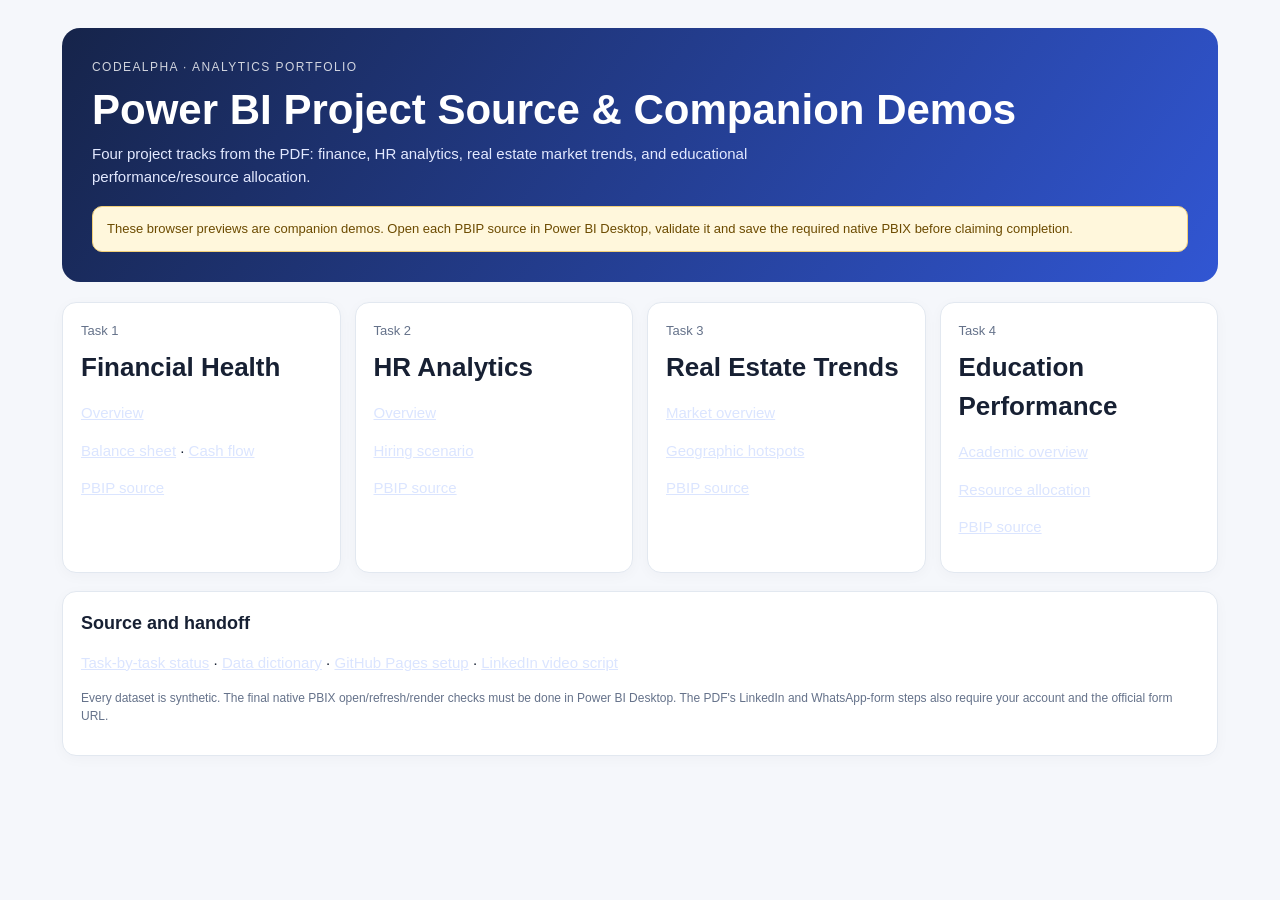
<file: index.html>
<!doctype html>
<html lang="en"><head><meta charset="utf-8"><meta name="viewport" content="width=device-width,initial-scale=1"><title>CodeAlpha Power BI Analytics Portfolio</title><link rel="stylesheet" href="dashboard.css"></head>
<body><main class="wrap"><header class="hero"><div class="eyebrow">CodeAlpha · Analytics Portfolio</div><h1>Power BI Project Source & Companion Demos</h1><p>Four project tracks from the PDF: finance, HR analytics, real estate market trends, and educational performance/resource allocation.</p><div class="notice">These browser previews are companion demos. Open each PBIP source in Power BI Desktop, validate it and save the required native PBIX before claiming completion.</div></header>
<div class="kpis">
<section class="kpi"><div class="kpi-label">Task 1</div><div class="kpi-value">Financial Health</div><p><a href="FinancialHealthDashboard/dashboard.html">Overview</a></p><p><a href="FinancialHealthDashboard/balance_sheet.html">Balance sheet</a> · <a href="FinancialHealthDashboard/cash_flow.html">Cash flow</a></p><p><a href="PowerBIProjects/FinancialHealth/FinancialHealth.pbip">PBIP source</a></p></section>
<section class="kpi"><div class="kpi-label">Task 2</div><div class="kpi-value">HR Analytics</div><p><a href="HRAnalytics/dashboard.html">Overview</a></p><p><a href="HRAnalytics/hiring_forecast.html">Hiring scenario</a></p><p><a href="PowerBIProjects/HRAnalytics/HRAnalytics.pbip">PBIP source</a></p></section>
<section class="kpi"><div class="kpi-label">Task 3</div><div class="kpi-value">Real Estate Trends</div><p><a href="RealEstateMarketTrends/dashboard.html">Market overview</a></p><p><a href="RealEstateMarketTrends/geographic_hotspots.html">Geographic hotspots</a></p><p><a href="PowerBIProjects/RealEstateMarket/RealEstateMarket.pbip">PBIP source</a></p></section>
<section class="kpi"><div class="kpi-label">Task 4</div><div class="kpi-value">Education Performance</div><p><a href="EducationalPerformance/dashboard.html">Academic overview</a></p><p><a href="EducationalPerformance/resource_allocation.html">Resource allocation</a></p><p><a href="PowerBIProjects/EducationPerformance/EducationPerformance.pbip">PBIP source</a></p></section>
</div><section class="panel"><h2>Source and handoff</h2><p><a href="PROJECT_STATUS.md">Task-by-task status</a> · <a href="DATA_DICTIONARY.md">Data dictionary</a> · <a href="GITHUB_PAGES.md">GitHub Pages setup</a> · <a href="LINKEDIN_DEMO_SCRIPT.md">LinkedIn video script</a></p><p class="muted">Every dataset is synthetic. The final native PBIX open/refresh/render checks must be done in Power BI Desktop. The PDF's LinkedIn and WhatsApp-form steps also require your account and the official form URL.</p></section></main></body></html>
</file>
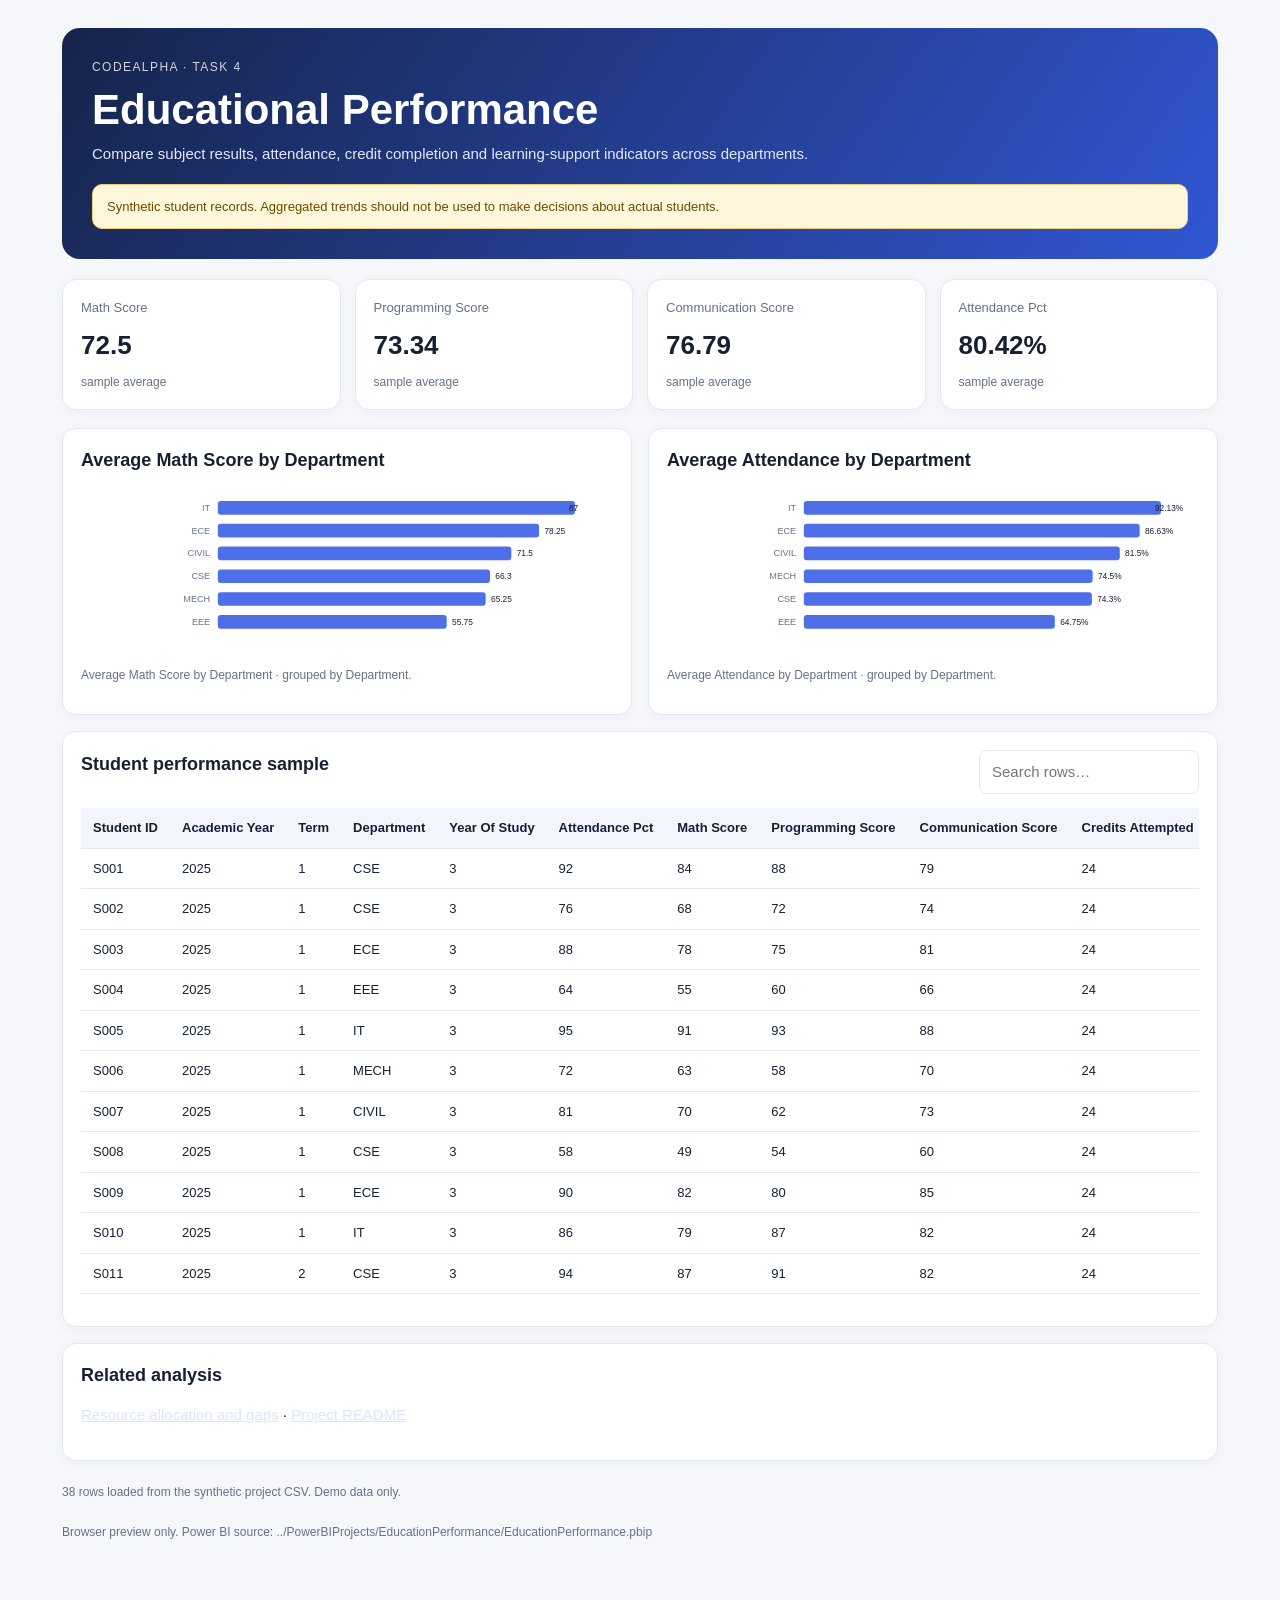
<file: EducationalPerformance/dashboard.html>
<!doctype html>
<html lang="en"><head><meta charset="utf-8"><meta name="viewport" content="width=device-width,initial-scale=1"><title>Educational Performance Dashboard Preview</title><link rel="stylesheet" href="../dashboard.css"></head>
<body data-csv="student_performance.csv" data-group="Department" data-metric-a="MathScore" data-metric-b="AttendancePct" data-kpis="MathScore|ProgrammingScore|CommunicationScore|AttendancePct" data-chart-a="Average Math Score by Department" data-chart-b="Average Attendance by Department">
<div class="wrap"><header class="hero"><div class="eyebrow">CodeAlpha · Task 4</div><h1>Educational Performance</h1><p>Compare subject results, attendance, credit completion and learning-support indicators across departments.</p><div class="notice">Synthetic student records. Aggregated trends should not be used to make decisions about actual students.</div></header><div id="kpis" class="kpis"></div><div class="charts"><section class="panel"><h2>Average Math Score by Department</h2><div id="chartA" class="chart"></div></section><section class="panel"><h2>Average Attendance by Department</h2><div id="chartB" class="chart"></div></section></div><section class="panel" style="margin-top:16px"><div class="toolbar"><h2>Student performance sample</h2><input id="search" placeholder="Search rows…"></div><div id="dataTable" class="table-wrap"></div></section><section class="panel" style="margin-top:16px"><h2>Related analysis</h2><p><a href="resource_allocation.html">Resource allocation and gaps</a> · <a href="README.md">Project README</a></p></section><p id="status" class="footer">Loading sample data…</p><p class="footer">Browser preview only. Power BI source: ../PowerBIProjects/EducationPerformance/EducationPerformance.pbip</p></div><script src="../dashboard.js"></script></body></html>
</file>
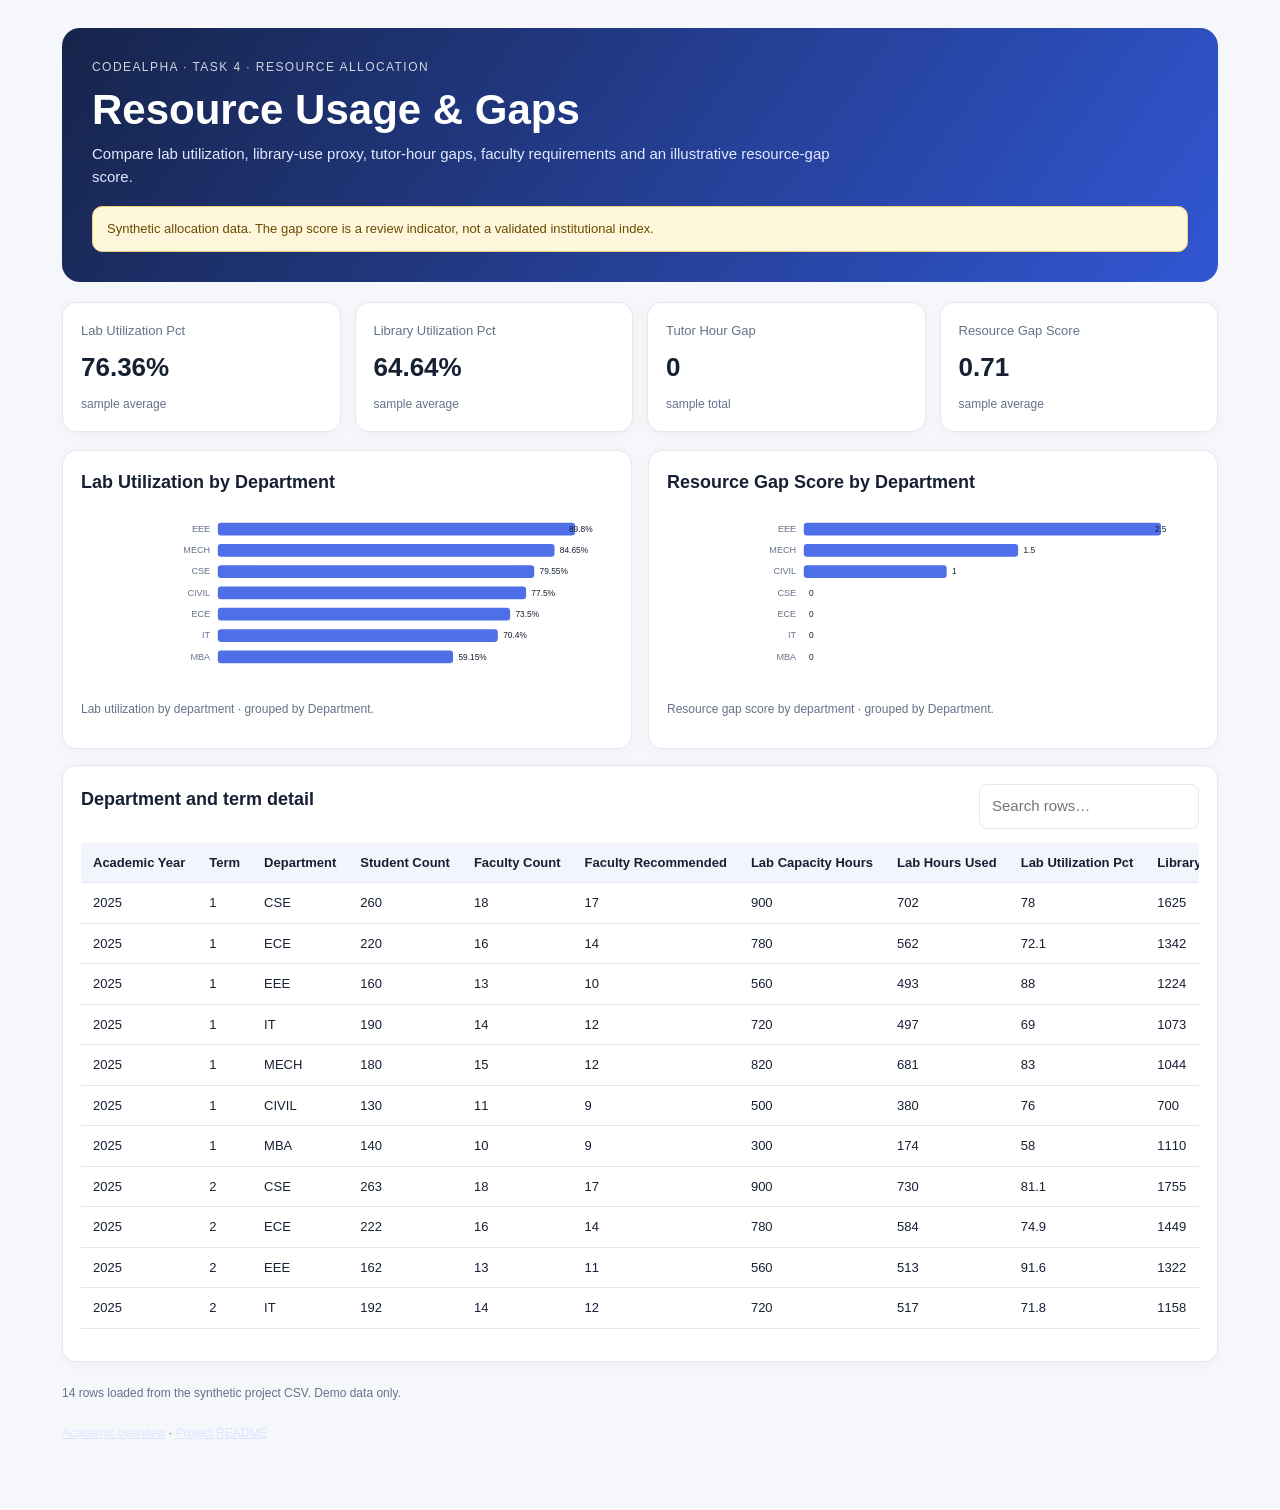
<file: EducationalPerformance/resource_allocation.html>
<!doctype html>
<html lang="en"><head><meta charset="utf-8"><meta name="viewport" content="width=device-width,initial-scale=1"><title>Education Resource Allocation Preview</title><link rel="stylesheet" href="../dashboard.css"></head>
<body data-csv="resource_allocation.csv" data-group="Department" data-metric-a="LabUtilizationPct" data-metric-b="ResourceGapScore" data-kpis="LabUtilizationPct|LibraryUtilizationPct|TutorHourGap|ResourceGapScore" data-chart-a="Lab utilization by department" data-chart-b="Resource gap score by department">
<div class="wrap"><header class="hero"><div class="eyebrow">CodeAlpha · Task 4 · Resource Allocation</div><h1>Resource Usage & Gaps</h1><p>Compare lab utilization, library-use proxy, tutor-hour gaps, faculty requirements and an illustrative resource-gap score.</p><div class="notice">Synthetic allocation data. The gap score is a review indicator, not a validated institutional index.</div></header><div id="kpis" class="kpis"></div><div class="charts"><section class="panel"><h2>Lab Utilization by Department</h2><div id="chartA" class="chart"></div></section><section class="panel"><h2>Resource Gap Score by Department</h2><div id="chartB" class="chart"></div></section></div><section class="panel" style="margin-top:16px"><div class="toolbar"><h2>Department and term detail</h2><input id="search" placeholder="Search rows…"></div><div id="dataTable" class="table-wrap"></div></section><p id="status" class="footer">Loading sample data…</p><p class="footer"><a href="dashboard.html">Academic overview</a> · <a href="README.md">Project README</a></p></div><script src="../dashboard.js"></script></body></html>
</file>
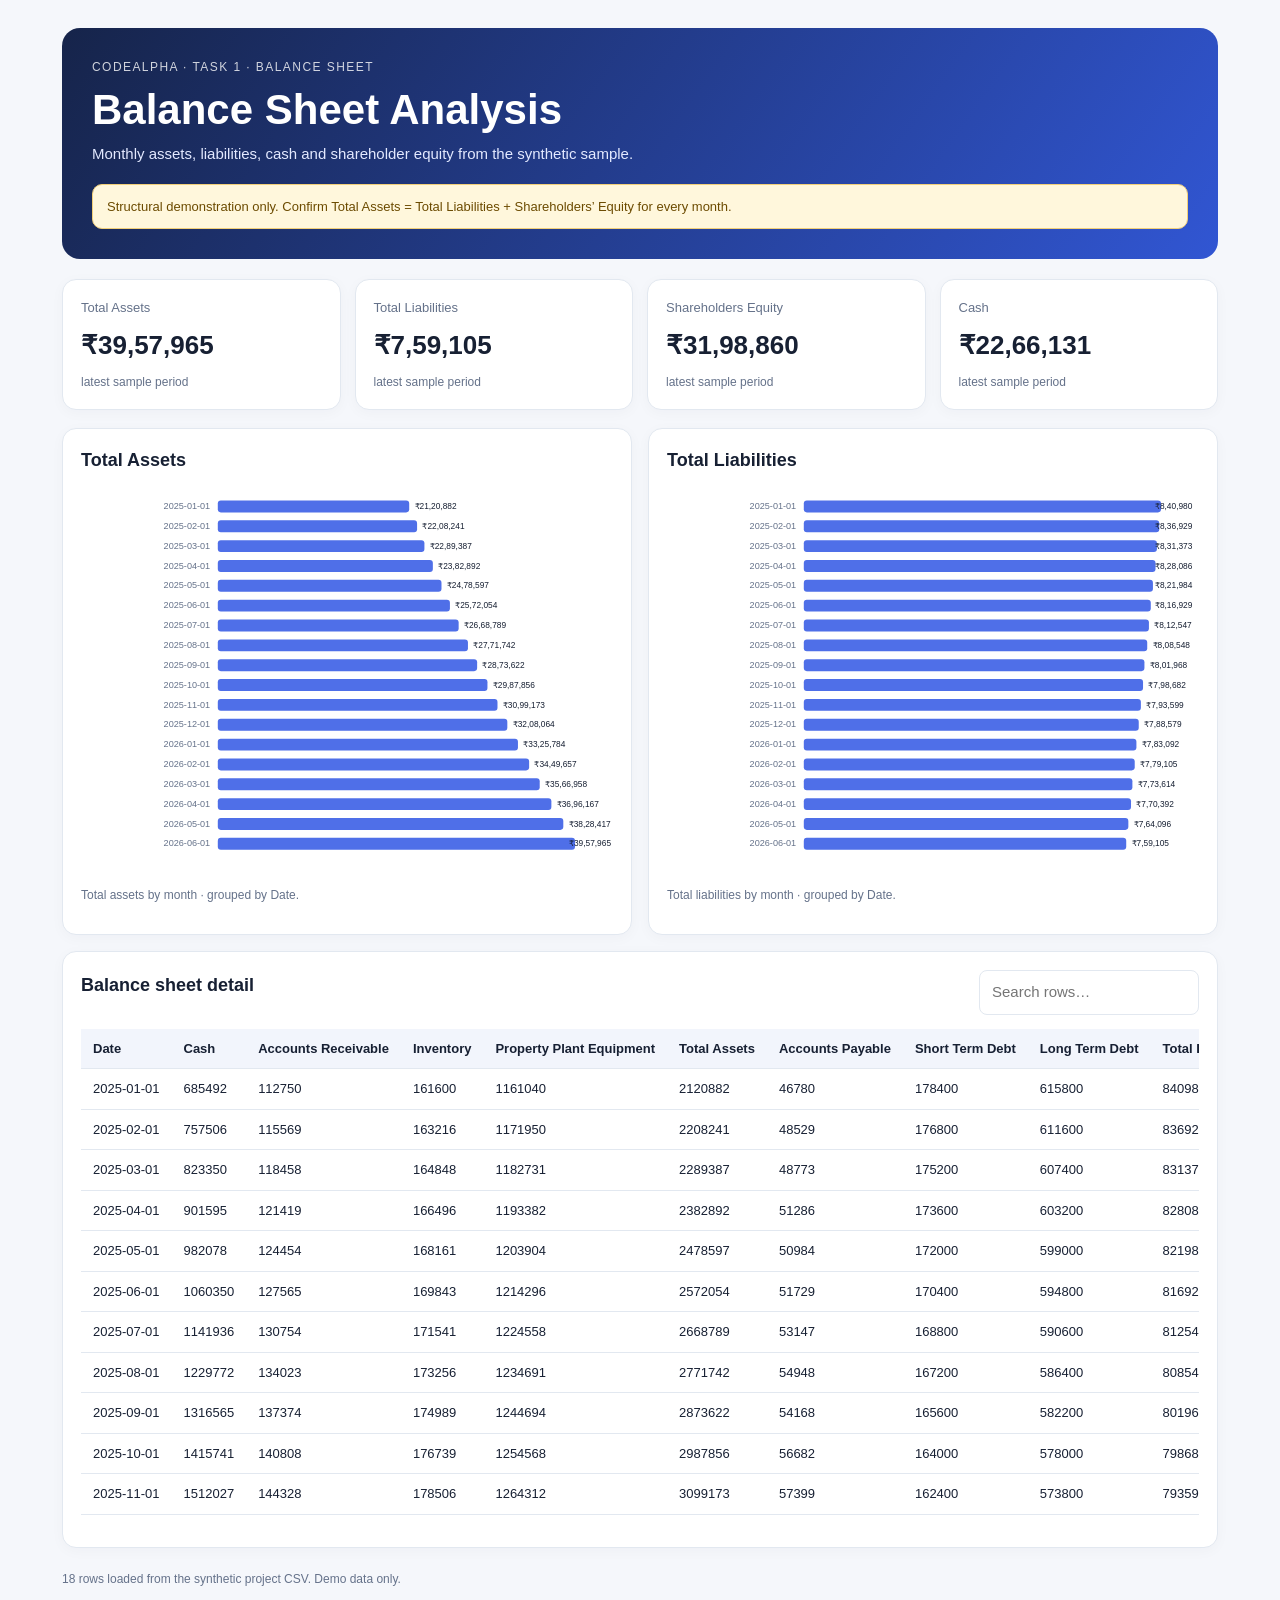
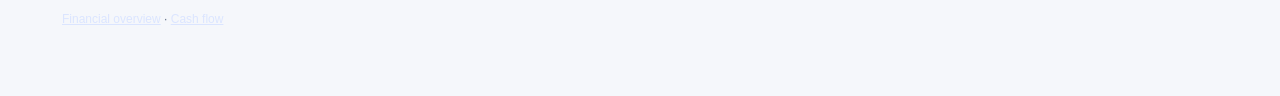
<file: FinancialHealthDashboard/balance_sheet.html>
<!doctype html>
<html lang="en"><head><meta charset="utf-8"><meta name="viewport" content="width=device-width,initial-scale=1"><title>Balance Sheet Preview</title><link rel="stylesheet" href="../dashboard.css"></head>
<body data-csv="balance_sheet_data.csv" data-group="Date" data-metric-a="TotalAssets" data-metric-b="TotalLiabilities" data-kpis="TotalAssets|TotalLiabilities|ShareholdersEquity|Cash" data-chart-a="Total assets by month" data-chart-b="Total liabilities by month">
<div class="wrap"><header class="hero"><div class="eyebrow">CodeAlpha · Task 1 · Balance Sheet</div><h1>Balance Sheet Analysis</h1><p>Monthly assets, liabilities, cash and shareholder equity from the synthetic sample.</p><div class="notice">Structural demonstration only. Confirm Total Assets = Total Liabilities + Shareholders’ Equity for every month.</div></header><div id="kpis" class="kpis"></div><div class="charts"><section class="panel"><h2>Total Assets</h2><div id="chartA" class="chart"></div></section><section class="panel"><h2>Total Liabilities</h2><div id="chartB" class="chart"></div></section></div><section class="panel" style="margin-top:16px"><div class="toolbar"><h2>Balance sheet detail</h2><input id="search" placeholder="Search rows…"></div><div id="dataTable" class="table-wrap"></div></section><p id="status" class="footer">Loading sample data…</p><p class="footer"><a href="dashboard.html">Financial overview</a> · <a href="cash_flow.html">Cash flow</a></p></div><script src="../dashboard.js"></script></body></html>
</file>
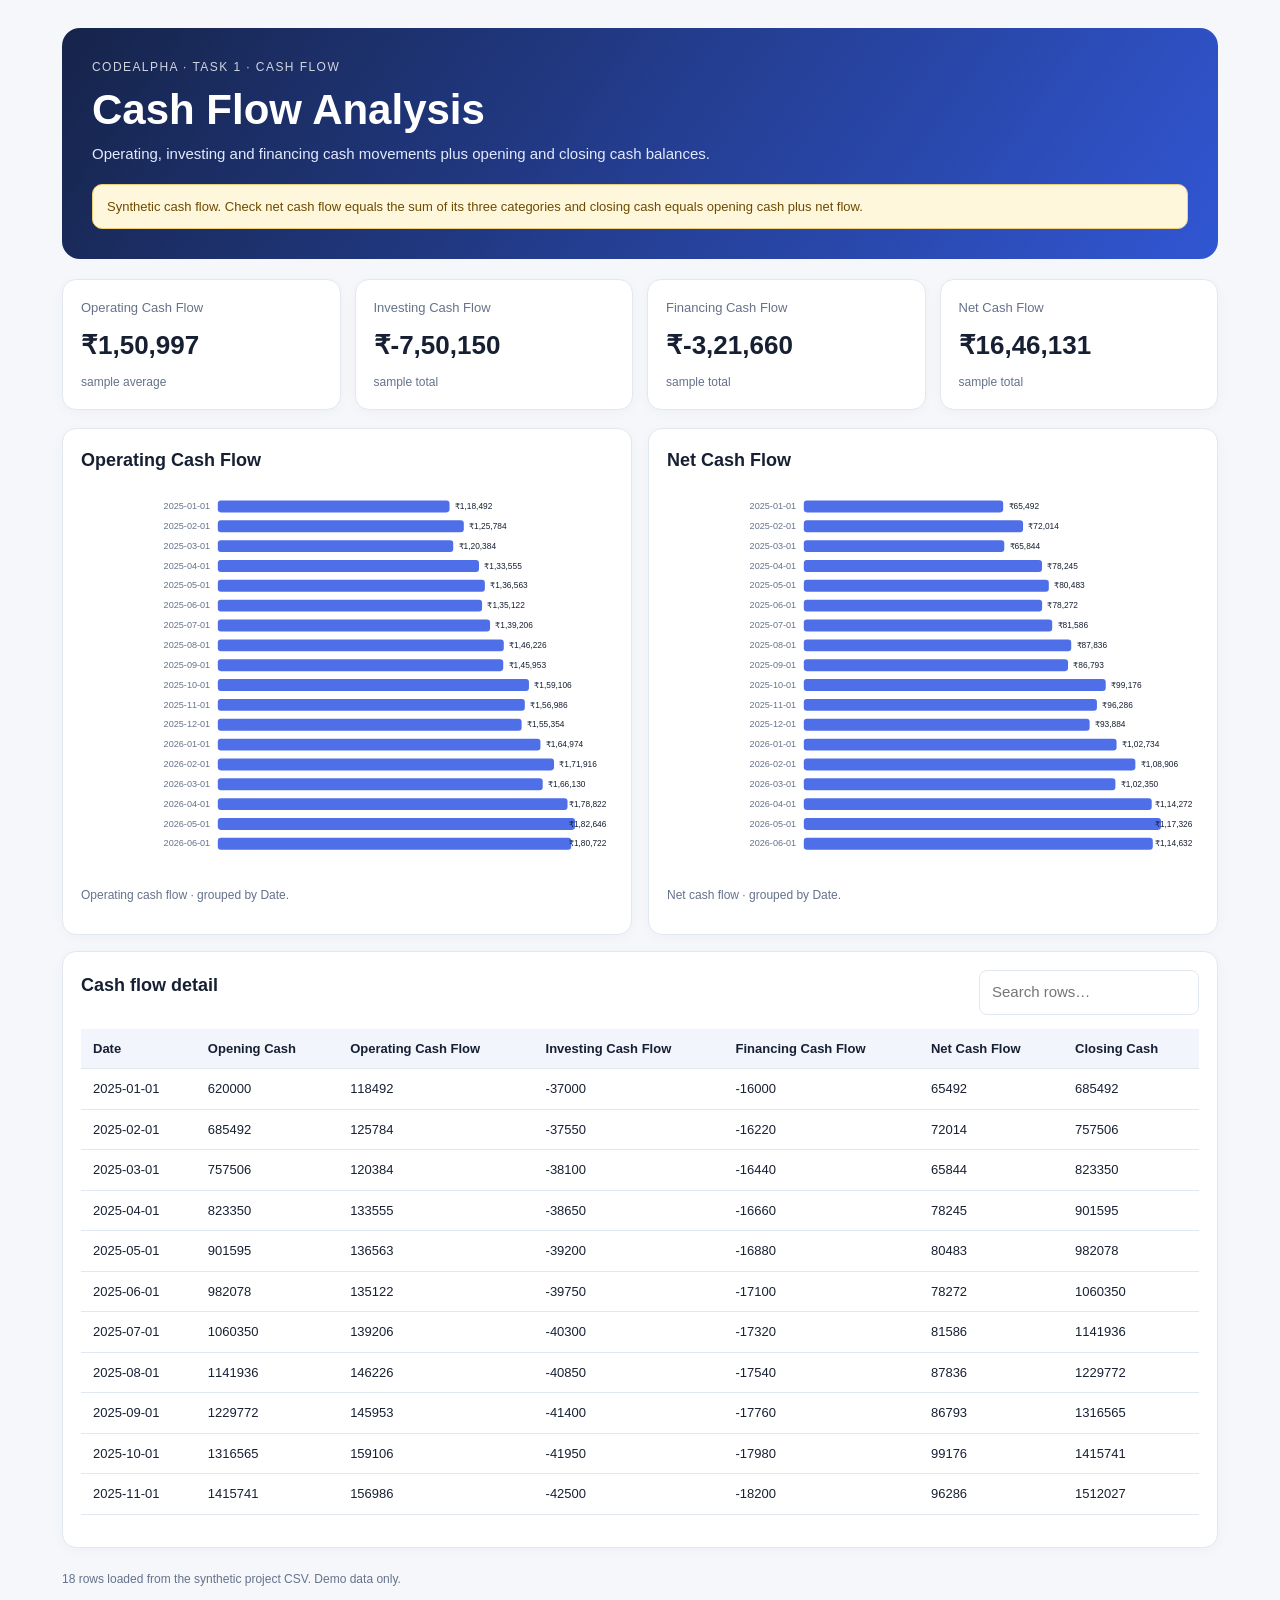
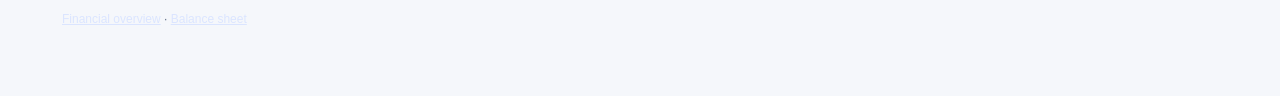
<file: FinancialHealthDashboard/cash_flow.html>
<!doctype html>
<html lang="en"><head><meta charset="utf-8"><meta name="viewport" content="width=device-width,initial-scale=1"><title>Cash Flow Preview</title><link rel="stylesheet" href="../dashboard.css"></head>
<body data-csv="cash_flow_data.csv" data-group="Date" data-metric-a="OperatingCashFlow" data-metric-b="NetCashFlow" data-kpis="OperatingCashFlow|InvestingCashFlow|FinancingCashFlow|NetCashFlow" data-chart-a="Operating cash flow" data-chart-b="Net cash flow">
<div class="wrap"><header class="hero"><div class="eyebrow">CodeAlpha · Task 1 · Cash Flow</div><h1>Cash Flow Analysis</h1><p>Operating, investing and financing cash movements plus opening and closing cash balances.</p><div class="notice">Synthetic cash flow. Check net cash flow equals the sum of its three categories and closing cash equals opening cash plus net flow.</div></header><div id="kpis" class="kpis"></div><div class="charts"><section class="panel"><h2>Operating Cash Flow</h2><div id="chartA" class="chart"></div></section><section class="panel"><h2>Net Cash Flow</h2><div id="chartB" class="chart"></div></section></div><section class="panel" style="margin-top:16px"><div class="toolbar"><h2>Cash flow detail</h2><input id="search" placeholder="Search rows…"></div><div id="dataTable" class="table-wrap"></div></section><p id="status" class="footer">Loading sample data…</p><p class="footer"><a href="dashboard.html">Financial overview</a> · <a href="balance_sheet.html">Balance sheet</a></p></div><script src="../dashboard.js"></script></body></html>
</file>
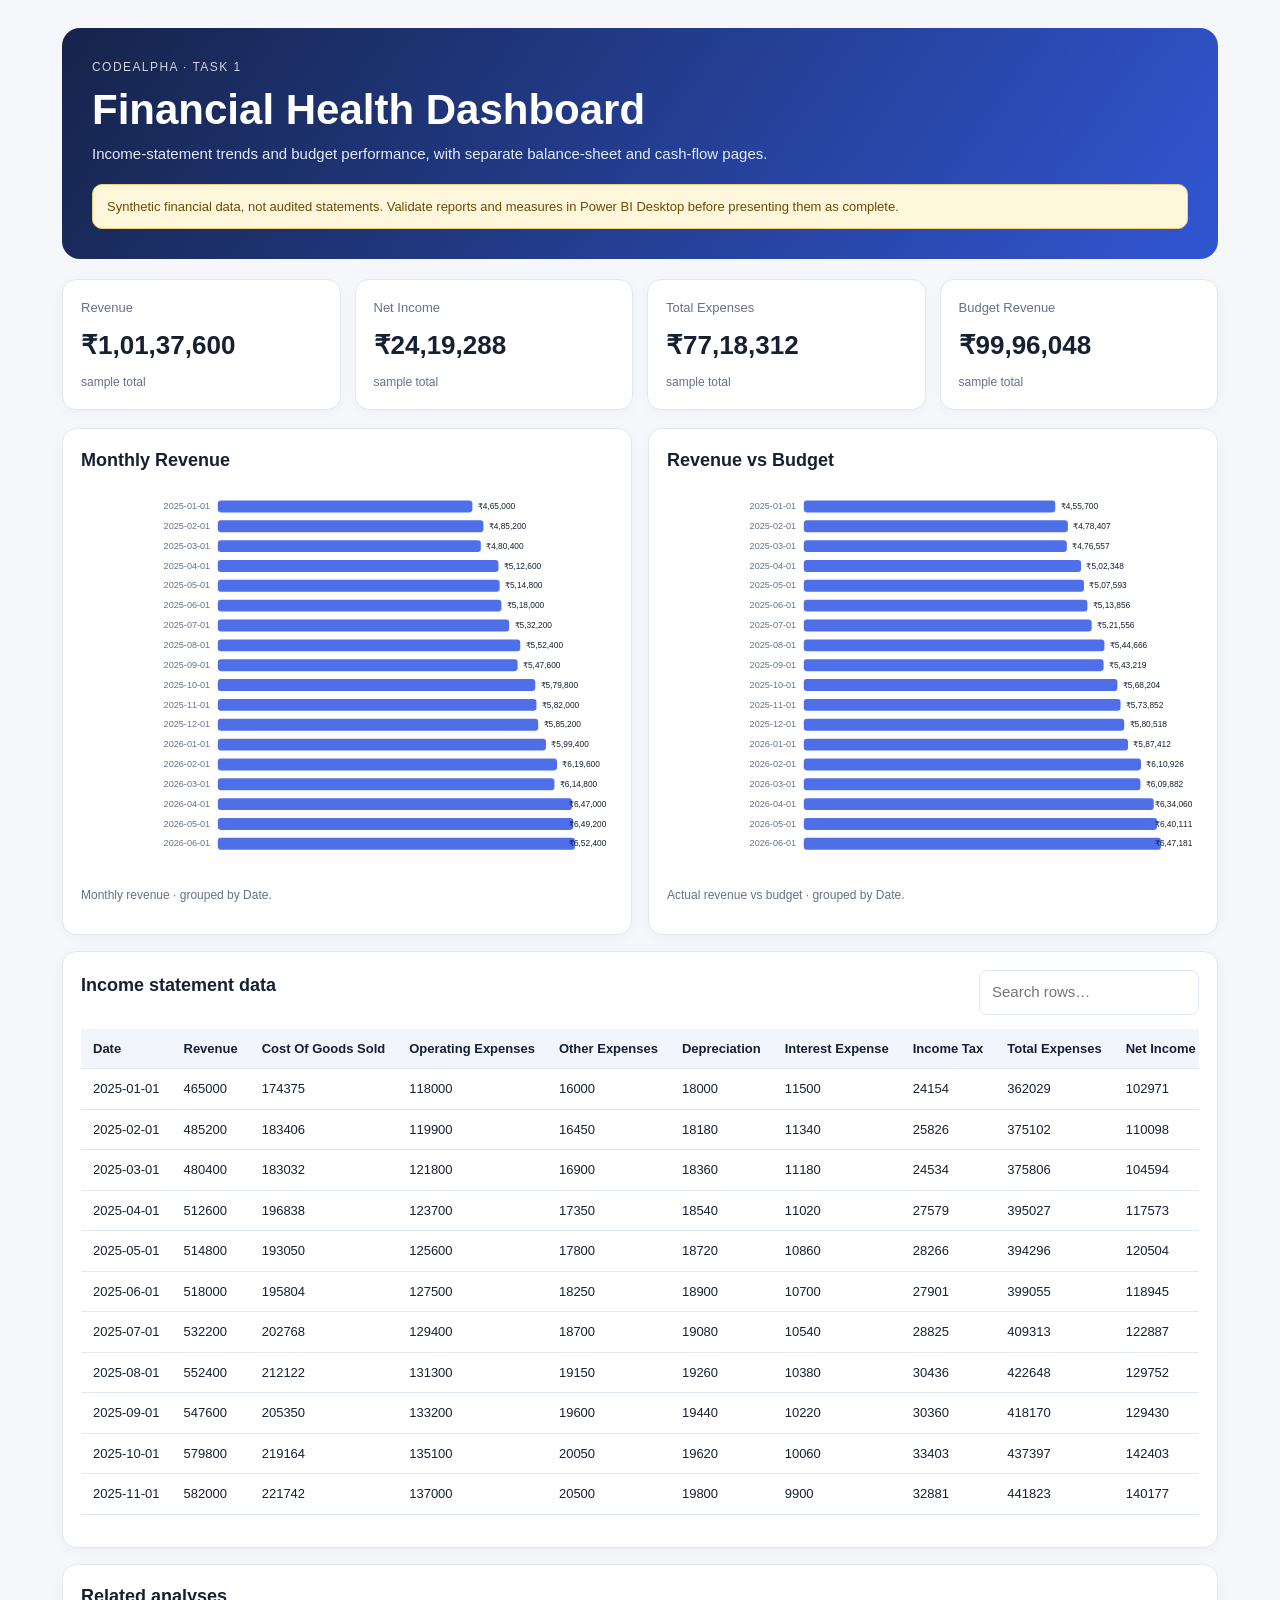
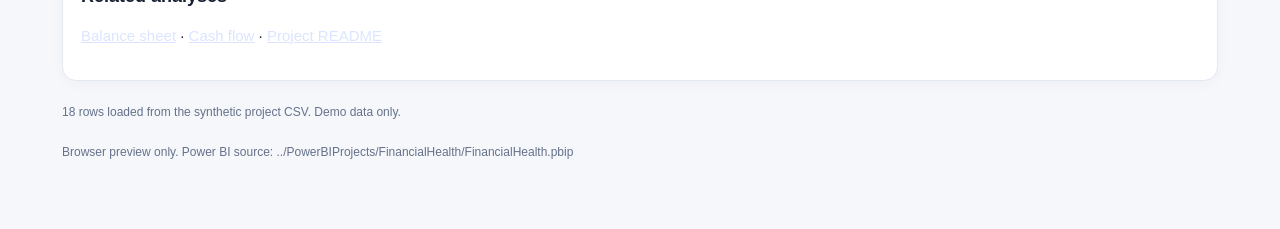
<file: FinancialHealthDashboard/dashboard.html>
<!doctype html>
<html lang="en"><head><meta charset="utf-8"><meta name="viewport" content="width=device-width,initial-scale=1"><title>Financial Health Dashboard Preview</title><link rel="stylesheet" href="../dashboard.css"></head>
<body data-csv="income_statement_data.csv" data-group="Date" data-metric-a="Revenue" data-metric-b="BudgetRevenue" data-kpis="Revenue|NetIncome|TotalExpenses|BudgetRevenue" data-chart-a="Monthly revenue" data-chart-b="Actual revenue vs budget">
<div class="wrap"><header class="hero"><div class="eyebrow">CodeAlpha · Task 1</div><h1>Financial Health Dashboard</h1><p>Income-statement trends and budget performance, with separate balance-sheet and cash-flow pages.</p><div class="notice">Synthetic financial data, not audited statements. Validate reports and measures in Power BI Desktop before presenting them as complete.</div></header><div id="kpis" class="kpis"></div><div class="charts"><section class="panel"><h2>Monthly Revenue</h2><div id="chartA" class="chart"></div></section><section class="panel"><h2>Revenue vs Budget</h2><div id="chartB" class="chart"></div></section></div><section class="panel" style="margin-top:16px"><div class="toolbar"><h2>Income statement data</h2><input id="search" placeholder="Search rows…"></div><div id="dataTable" class="table-wrap"></div></section><section class="panel" style="margin-top:16px"><h2>Related analyses</h2><p><a href="balance_sheet.html">Balance sheet</a> · <a href="cash_flow.html">Cash flow</a> · <a href="README.md">Project README</a></p></section><p id="status" class="footer">Loading sample data…</p><p class="footer">Browser preview only. Power BI source: ../PowerBIProjects/FinancialHealth/FinancialHealth.pbip</p></div><script src="../dashboard.js"></script></body></html>
</file>
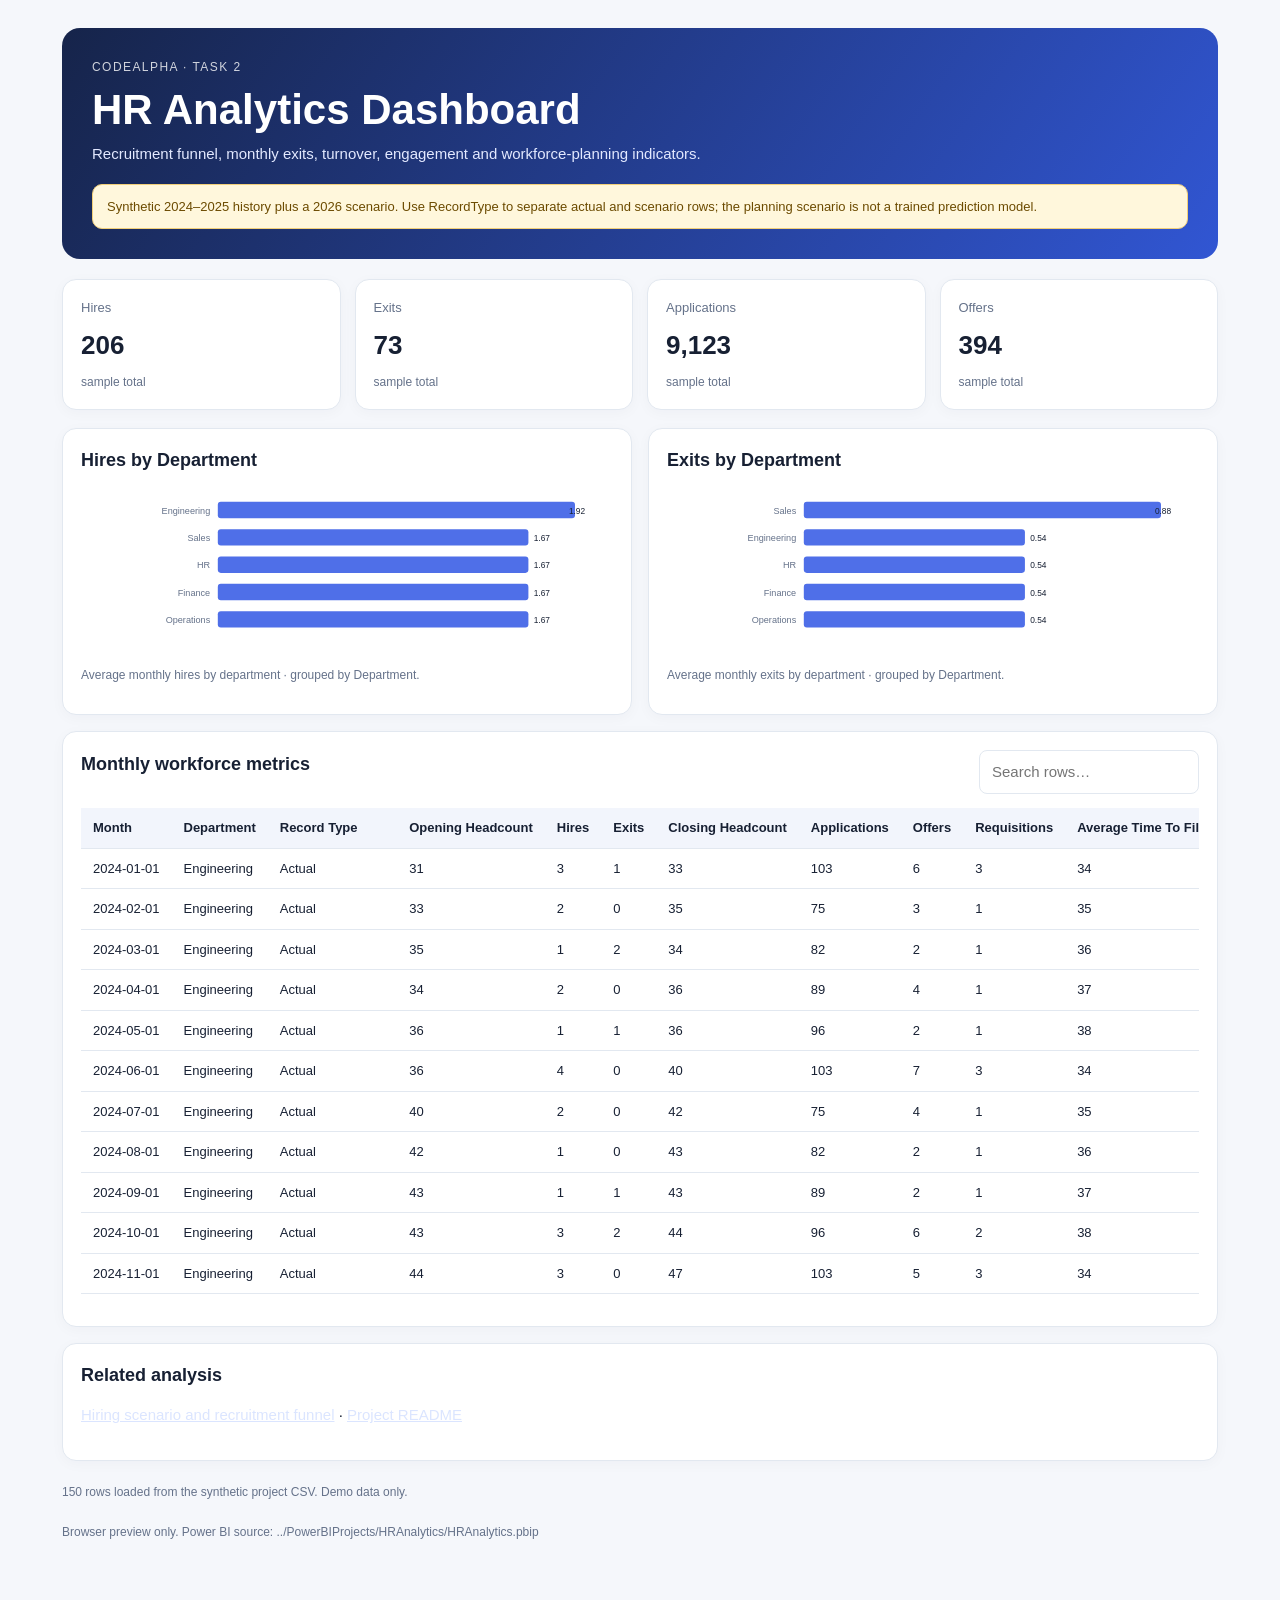
<file: HRAnalytics/dashboard.html>
<!doctype html>
<html lang="en"><head><meta charset="utf-8"><meta name="viewport" content="width=device-width,initial-scale=1"><title>HR Analytics Dashboard Preview</title><link rel="stylesheet" href="../dashboard.css"></head>
<body data-csv="hr_monthly_metrics.csv" data-group="Department" data-metric-a="Hires" data-metric-b="Exits" data-kpis="Hires|Exits|Applications|Offers" data-chart-a="Average monthly hires by department" data-chart-b="Average monthly exits by department">
<div class="wrap"><header class="hero"><div class="eyebrow">CodeAlpha · Task 2</div><h1>HR Analytics Dashboard</h1><p>Recruitment funnel, monthly exits, turnover, engagement and workforce-planning indicators.</p><div class="notice">Synthetic 2024–2025 history plus a 2026 scenario. Use RecordType to separate actual and scenario rows; the planning scenario is not a trained prediction model.</div></header><div id="kpis" class="kpis"></div><div class="charts"><section class="panel"><h2>Hires by Department</h2><div id="chartA" class="chart"></div></section><section class="panel"><h2>Exits by Department</h2><div id="chartB" class="chart"></div></section></div><section class="panel" style="margin-top:16px"><div class="toolbar"><h2>Monthly workforce metrics</h2><input id="search" placeholder="Search rows…"></div><div id="dataTable" class="table-wrap"></div></section><section class="panel" style="margin-top:16px"><h2>Related analysis</h2><p><a href="hiring_forecast.html">Hiring scenario and recruitment funnel</a> · <a href="README.md">Project README</a></p></section><p id="status" class="footer">Loading sample data…</p><p class="footer">Browser preview only. Power BI source: ../PowerBIProjects/HRAnalytics/HRAnalytics.pbip</p></div><script src="../dashboard.js"></script></body></html>
</file>
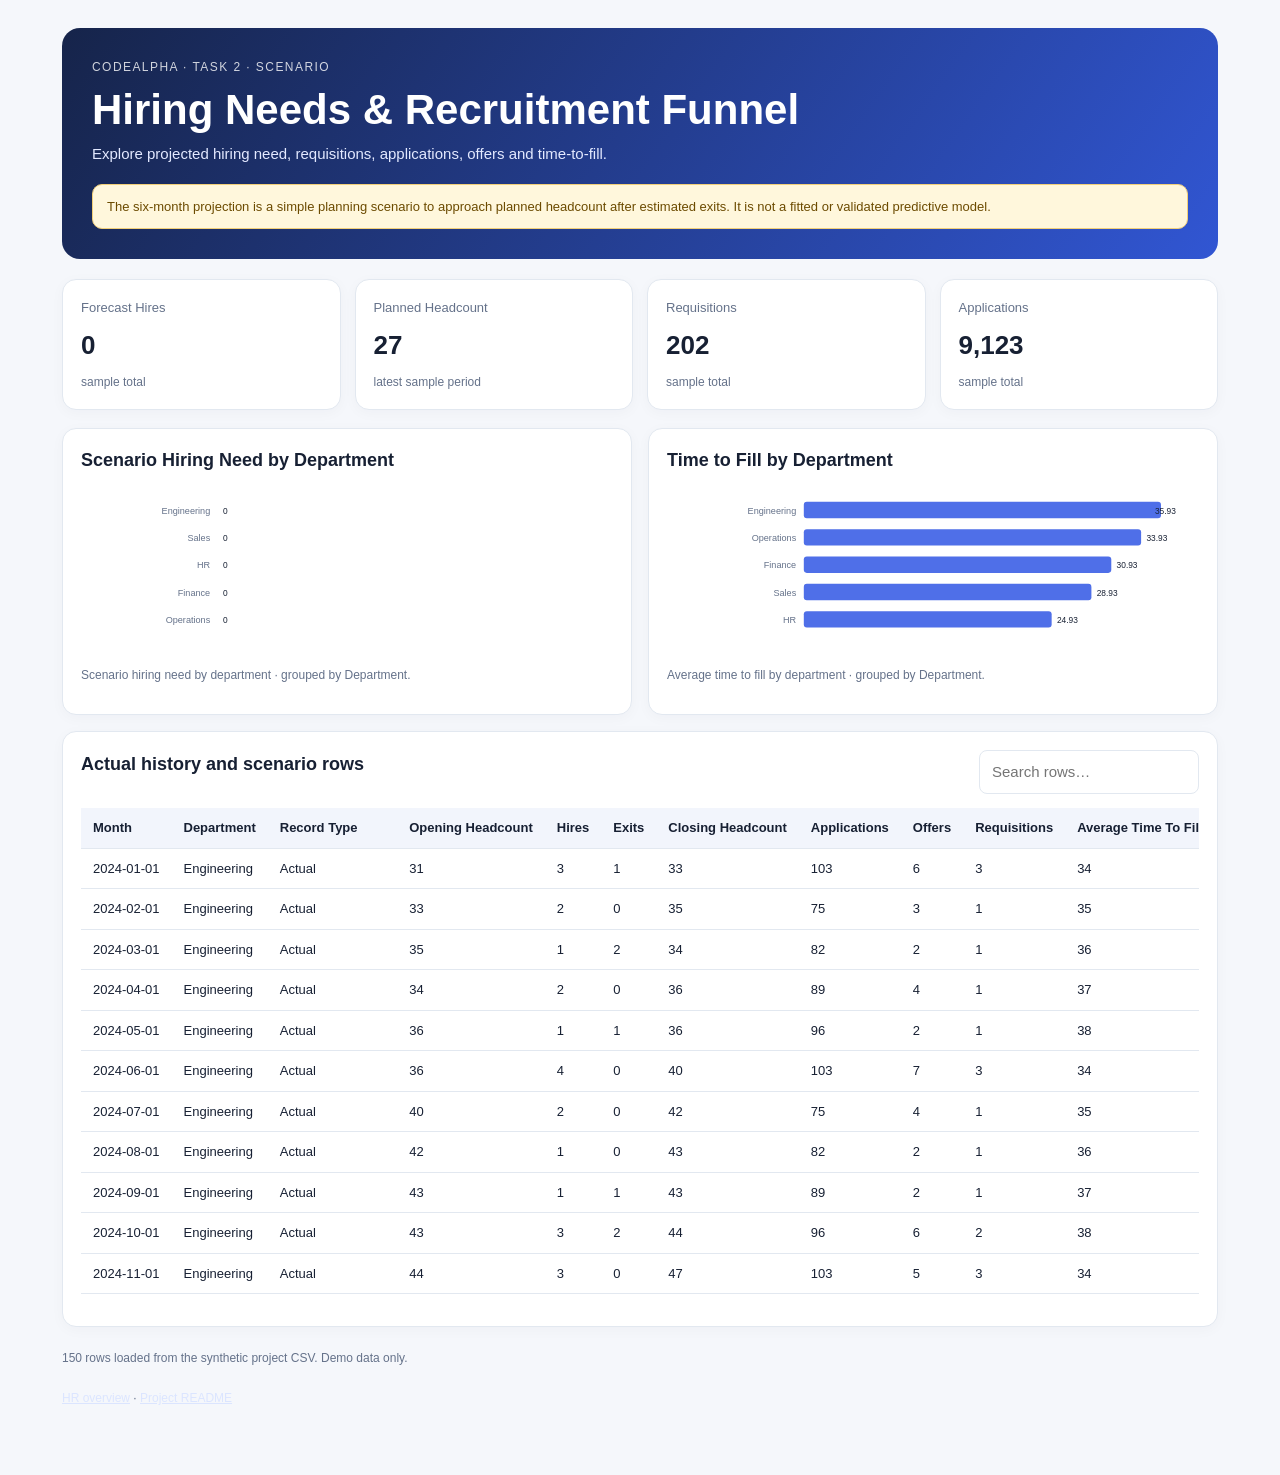
<file: HRAnalytics/hiring_forecast.html>
<!doctype html>
<html lang="en"><head><meta charset="utf-8"><meta name="viewport" content="width=device-width,initial-scale=1"><title>HR Hiring Scenario Preview</title><link rel="stylesheet" href="../dashboard.css"></head>
<body data-csv="hr_monthly_metrics.csv" data-group="Department" data-metric-a="ForecastHires" data-metric-b="AverageTimeToFillDays" data-kpis="ForecastHires|PlannedHeadcount|Requisitions|Applications" data-chart-a="Scenario hiring need by department" data-chart-b="Average time to fill by department">
<div class="wrap"><header class="hero"><div class="eyebrow">CodeAlpha · Task 2 · Scenario</div><h1>Hiring Needs & Recruitment Funnel</h1><p>Explore projected hiring need, requisitions, applications, offers and time-to-fill.</p><div class="notice">The six-month projection is a simple planning scenario to approach planned headcount after estimated exits. It is not a fitted or validated predictive model.</div></header><div id="kpis" class="kpis"></div><div class="charts"><section class="panel"><h2>Scenario Hiring Need by Department</h2><div id="chartA" class="chart"></div></section><section class="panel"><h2>Time to Fill by Department</h2><div id="chartB" class="chart"></div></section></div><section class="panel" style="margin-top:16px"><div class="toolbar"><h2>Actual history and scenario rows</h2><input id="search" placeholder="Search rows…"></div><div id="dataTable" class="table-wrap"></div></section><p id="status" class="footer">Loading sample data…</p><p class="footer"><a href="dashboard.html">HR overview</a> · <a href="README.md">Project README</a></p></div><script src="../dashboard.js"></script></body></html>
</file>
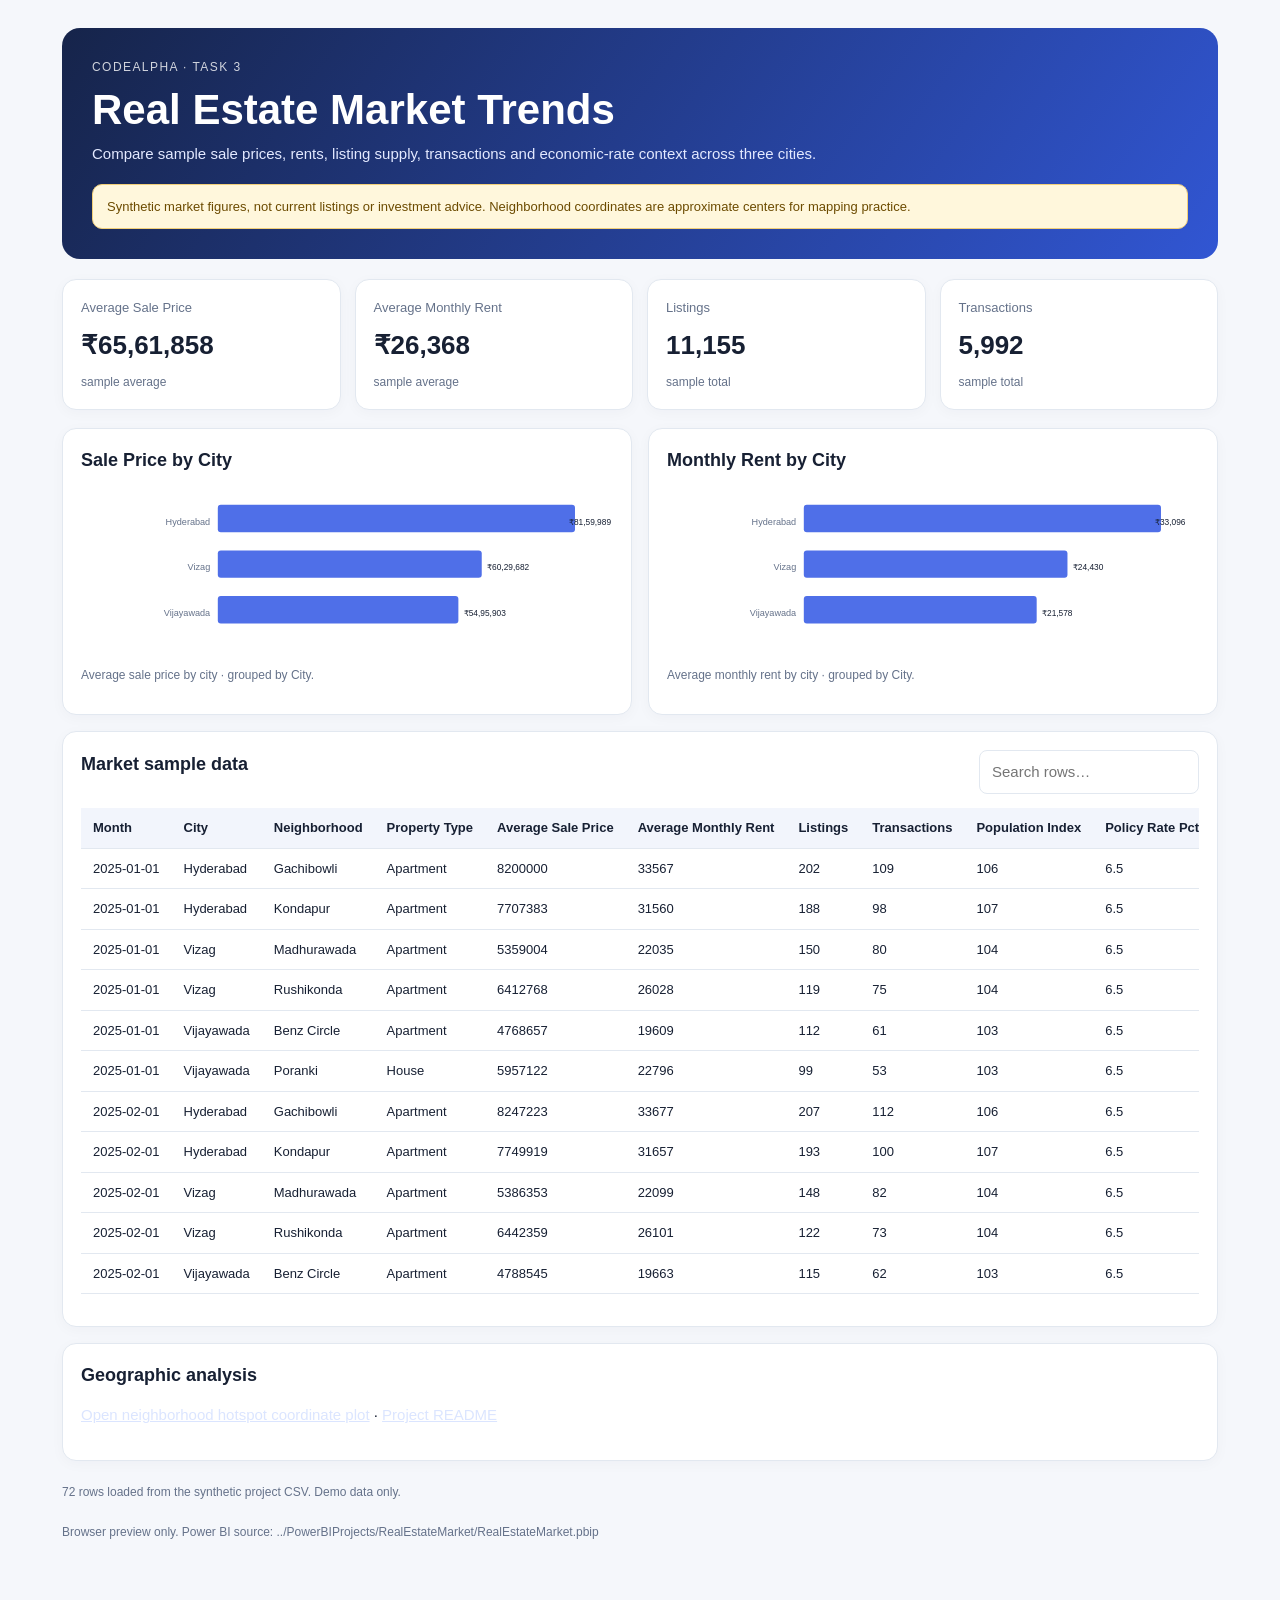
<file: RealEstateMarketTrends/dashboard.html>
<!doctype html>
<html lang="en"><head><meta charset="utf-8"><meta name="viewport" content="width=device-width,initial-scale=1"><title>Real Estate Market Trends Preview</title><link rel="stylesheet" href="../dashboard.css"></head>
<body data-csv="property_market_data.csv" data-group="City" data-metric-a="AverageSalePrice" data-metric-b="AverageMonthlyRent" data-kpis="AverageSalePrice|AverageMonthlyRent|Listings|Transactions" data-chart-a="Average sale price by city" data-chart-b="Average monthly rent by city">
<div class="wrap"><header class="hero"><div class="eyebrow">CodeAlpha · Task 3</div><h1>Real Estate Market Trends</h1><p>Compare sample sale prices, rents, listing supply, transactions and economic-rate context across three cities.</p><div class="notice">Synthetic market figures, not current listings or investment advice. Neighborhood coordinates are approximate centers for mapping practice.</div></header><div id="kpis" class="kpis"></div><div class="charts"><section class="panel"><h2>Sale Price by City</h2><div id="chartA" class="chart"></div></section><section class="panel"><h2>Monthly Rent by City</h2><div id="chartB" class="chart"></div></section></div><section class="panel" style="margin-top:16px"><div class="toolbar"><h2>Market sample data</h2><input id="search" placeholder="Search rows…"></div><div id="dataTable" class="table-wrap"></div></section><section class="panel" style="margin-top:16px"><h2>Geographic analysis</h2><p><a href="geographic_hotspots.html">Open neighborhood hotspot coordinate plot</a> · <a href="README.md">Project README</a></p></section><p id="status" class="footer">Loading sample data…</p><p class="footer">Browser preview only. Power BI source: ../PowerBIProjects/RealEstateMarket/RealEstateMarket.pbip</p></div><script src="../dashboard.js"></script></body></html>
</file>
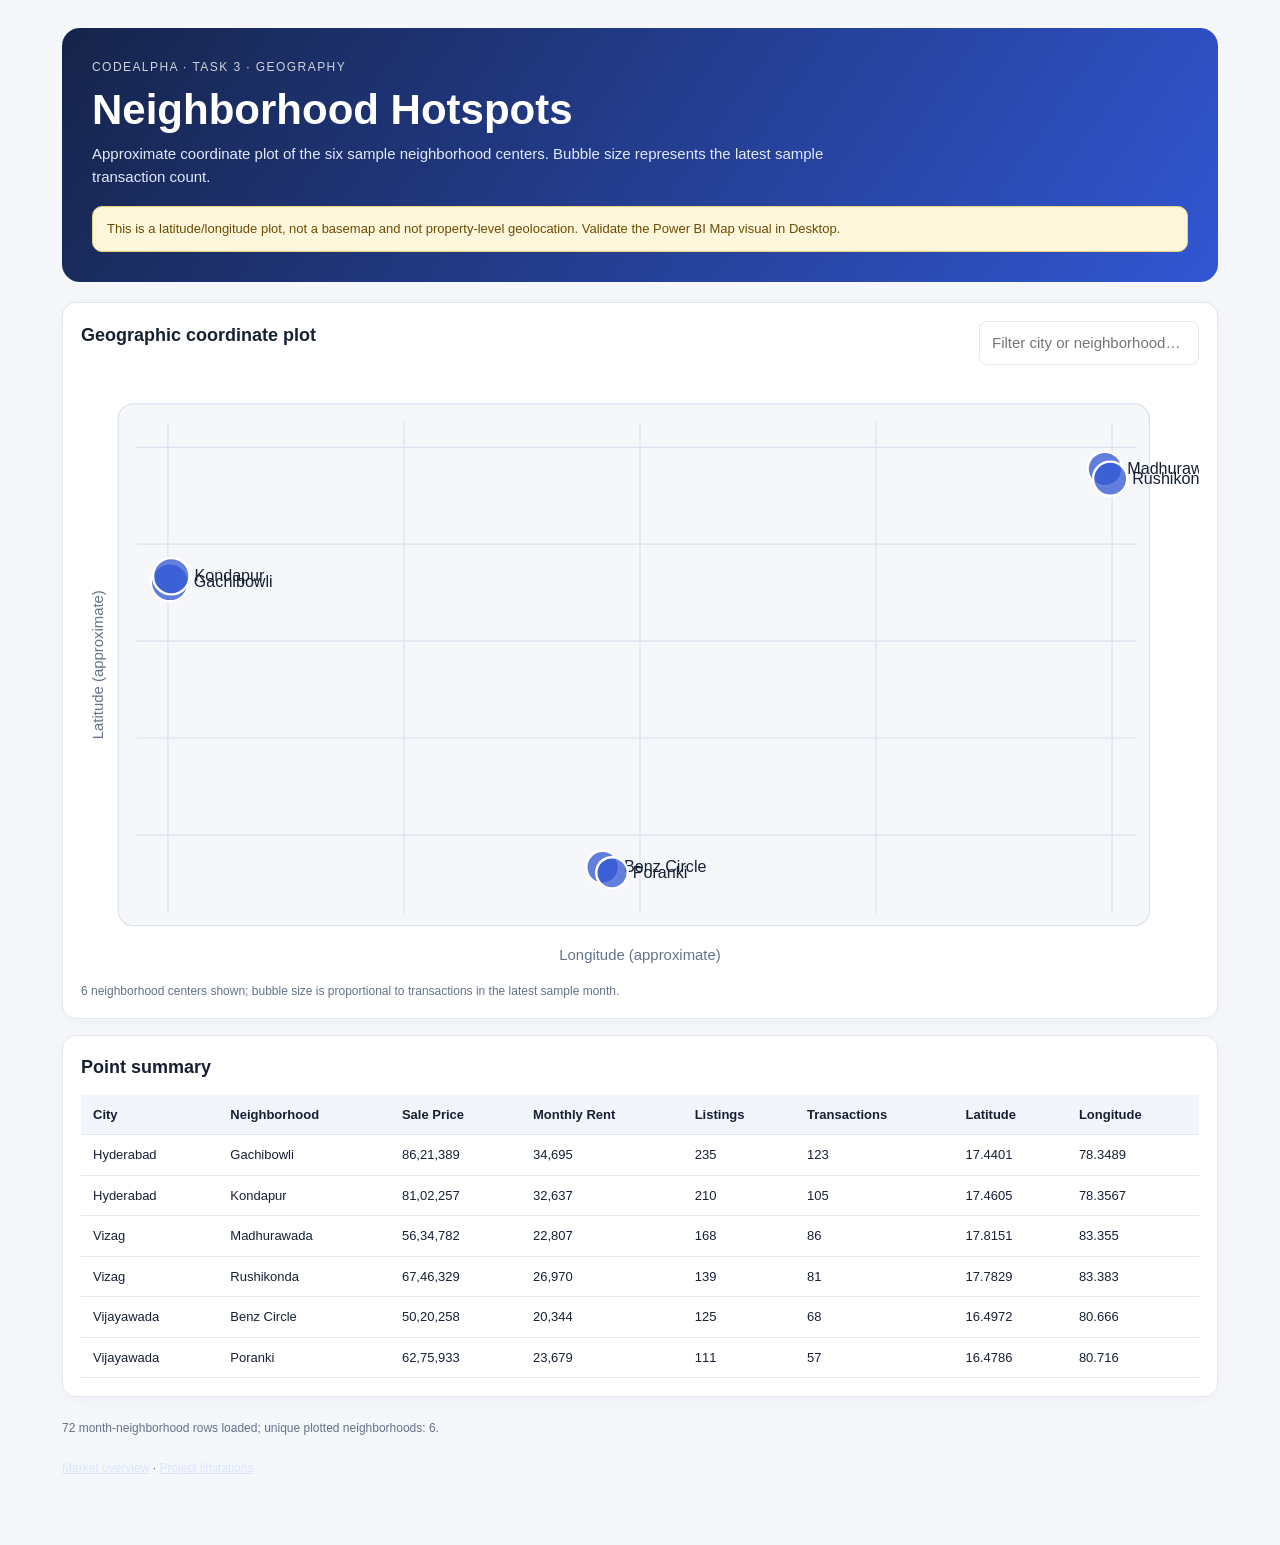
<file: RealEstateMarketTrends/geographic_hotspots.html>
<!doctype html>
<html lang="en"><head><meta charset="utf-8"><meta name="viewport" content="width=device-width,initial-scale=1"><title>Real Estate Geographic Hotspots</title><link rel="stylesheet" href="../dashboard.css"></head>
<body><main class="wrap"><header class="hero"><div class="eyebrow">CodeAlpha · Task 3 · Geography</div><h1>Neighborhood Hotspots</h1><p>Approximate coordinate plot of the six sample neighborhood centers. Bubble size represents the latest sample transaction count.</p><div class="notice">This is a latitude/longitude plot, not a basemap and not property-level geolocation. Validate the Power BI Map visual in Desktop.</div></header><section class="panel"><div class="toolbar"><h2>Geographic coordinate plot</h2><input id="q" placeholder="Filter city or neighborhood…"></div><svg id="map" viewBox="0 0 900 480" role="img" aria-label="Approximate neighborhood longitude and latitude plot" style="width:100%;min-height:250px"></svg><div id="legend" class="muted"></div></section><section class="panel" style="margin-top:16px"><h2>Point summary</h2><div class="table-wrap" id="table"></div></section><p id="status" class="footer">Loading market data…</p><p class="footer"><a href="dashboard.html">Market overview</a> · <a href="README.md">Project limitations</a></p></main>
<script>
(async function(){
 const $=id=>document.getElementById(id);
 const esc=s=>String(s??"").replace(/[&<>"']/g,c=>({"&":"&amp;","<":"&lt;",">":"&gt;",'"':"&quot;","'":"&#39;"}[c]));
 try {
  const res=await fetch("property_market_data.csv");
  if(!res.ok)throw new Error("Could not load CSV; serve through GitHub Pages or a local web server.");
  const txt=await res.text();
  const headers=txt.trim().split(/\r?\n/)[0].split(",");
  const index={};headers.forEach((h,i)=>index[h]=i);
  const rows=txt.trim().split(/\r?\n/).slice(1).map(line=>{
   const p=line.split(",");
   return {Month:p[index.Month],City:p[index.City],Neighborhood:p[index.Neighborhood],AverageSalePrice:+p[index.AverageSalePrice],AverageMonthlyRent:+p[index.AverageMonthlyRent],Listings:+p[index.Listings],Transactions:+p[index.Transactions],Latitude:+p[index.Latitude],Longitude:+p[index.Longitude]};
  });
  const by=new Map();rows.forEach(r=>{const old=by.get(r.Neighborhood);if(!old||r.Month>old.Month)by.set(r.Neighborhood,r);});
  const points=Array.from(by.values());
  function render(){
   const q=$("q").value.toLowerCase();
   const list=points.filter(p=>(p.City+" "+p.Neighborhood).toLowerCase().includes(q));
   const xs=list.map(p=>p.Longitude),ys=list.map(p=>p.Latitude);
   if(!list.length){$("map").innerHTML="";$("table").innerHTML="<p>No matching neighborhoods.</p>";return;}
   const minX=Math.min(...xs)-.01,maxX=Math.max(...xs)+.01,minY=Math.min(...ys)-.01,maxY=Math.max(...ys)+.01;
   const px=x=>70+(x-minX)/(maxX-minX)*760,py=y=>400-(y-minY)/(maxY-minY)*330;
   let svg='<rect x="30" y="20" width="830" height="420" rx="12" fill="#f5f7fb" stroke="#dce3ef"/>';
   for(let i=0;i<5;i++){const x=70+i*190,y=55+i*78;svg+='<line x1="'+x+'" y1="35" x2="'+x+'" y2="430" stroke="#dce3ef"/><line x1="45" y1="'+y+'" x2="850" y2="'+y+'" stroke="#dce3ef"/>';}
   list.forEach(p=>{
    const radius=7+Math.sqrt(Math.max(p.Transactions,1))*.75;
    svg+='<circle cx="'+px(p.Longitude)+'" cy="'+py(p.Latitude)+'" r="'+radius+'" fill="#3156d3" fill-opacity=".75" stroke="#fff" stroke-width="2"><title>'+esc(p.City+" — "+p.Neighborhood+"; transactions "+p.Transactions)+'</title></circle>';
    svg+='<text x="'+(px(p.Longitude)+radius+4)+'" y="'+(py(p.Latitude)+4)+'" font-size="13" fill="#172033">'+esc(p.Neighborhood)+'</text>';
   });
   svg+='<text x="450" y="468" text-anchor="middle" fill="#65728a" font-size="12">Longitude (approximate)</text><text x="18" y="230" transform="rotate(-90 18 230)" text-anchor="middle" fill="#65728a" font-size="12">Latitude (approximate)</text>';
   $("map").innerHTML=svg;
   $("legend").textContent=list.length+" neighborhood centers shown; bubble size is proportional to transactions in the latest sample month.";
   $("table").innerHTML='<table><thead><tr><th>City</th><th>Neighborhood</th><th>Sale Price</th><th>Monthly Rent</th><th>Listings</th><th>Transactions</th><th>Latitude</th><th>Longitude</th></tr></thead><tbody>'+list.map(p=>'<tr><td>'+esc(p.City)+'</td><td>'+esc(p.Neighborhood)+'</td><td>'+p.AverageSalePrice.toLocaleString("en-IN")+'</td><td>'+p.AverageMonthlyRent.toLocaleString("en-IN")+'</td><td>'+p.Listings+'</td><td>'+p.Transactions+'</td><td>'+p.Latitude+'</td><td>'+p.Longitude+'</td></tr>').join("")+'</tbody></table>';
  }
  $("q").addEventListener("input",render);render();
  $("status").textContent=rows.length+" month-neighborhood rows loaded; unique plotted neighborhoods: "+points.length+".";
 } catch(e){$("status").textContent=e.message;}
})();
</script></body></html>
</file>
<file: dashboard.css>
:root{color-scheme:light;--ink:#172033;--muted:#65728a;--line:#e2e8f0;--paper:#f5f7fb;--accent:#3156d3;--bar:#4f6fe8}*{box-sizing:border-box}body{margin:0;background:var(--paper);color:var(--ink);font:15px/1.5 Inter,Segoe UI,Arial,sans-serif}.wrap{max-width:1200px;margin:auto;padding:28px 22px 56px}.hero{background:linear-gradient(125deg,#16244a,#3156d3);color:white;padding:30px;border-radius:18px;margin-bottom:20px}.eyebrow{text-transform:uppercase;letter-spacing:.12em;font-size:12px;opacity:.8}.hero h1{font-size:clamp(27px,4vw,42px);line-height:1.12;margin:10px 0}.hero p{max-width:760px;color:#e3e9ff;margin:0}.notice{margin-top:18px;padding:12px 14px;border:1px solid #f1cf79;background:#fff7dc;color:#6c4b00;border-radius:10px;font-size:13px}.kpis{display:grid;grid-template-columns:repeat(auto-fit,minmax(180px,1fr));gap:14px;margin:18px 0}.kpi,.panel{background:white;border:1px solid var(--line);border-radius:14px;padding:18px;box-shadow:0 3px 14px #1a2c4b08}.kpi-label{font-size:13px;color:var(--muted)}.kpi-value{font-size:26px;font-weight:750;margin:8px 0}.kpi-foot,.muted,.chart-note{font-size:12px;color:var(--muted)}.charts{display:grid;grid-template-columns:repeat(auto-fit,minmax(min(100%,440px),1fr));gap:16px}.panel h2{font-size:18px;margin:0 0 14px}.chart svg{width:100%;height:auto;overflow:visible}.axis{font-size:12px;fill:var(--muted)}.value{font-size:11px;fill:var(--ink)}.bar{fill:var(--bar)}.toolbar{display:flex;gap:12px;align-items:center;justify-content:space-between;flex-wrap:wrap;margin-bottom:14px}.toolbar input{min-width:220px;max-width:100%;padding:10px 12px;border:1px solid var(--line);border-radius:8px;font:inherit}.table-wrap{overflow:auto;max-height:500px}table{border-collapse:collapse;width:100%;font-size:13px;white-space:nowrap}th,td{text-align:left;padding:10px 12px;border-bottom:1px solid var(--line)}th{position:sticky;top:0;background:#f2f5fc;z-index:1}.footer{margin-top:22px;color:var(--muted);font-size:12px}a{color:#dbe5ff}@media(max-width:600px){.wrap{padding:14px}.hero{padding:22px}.kpi-value{font-size:22px}}
</file>
